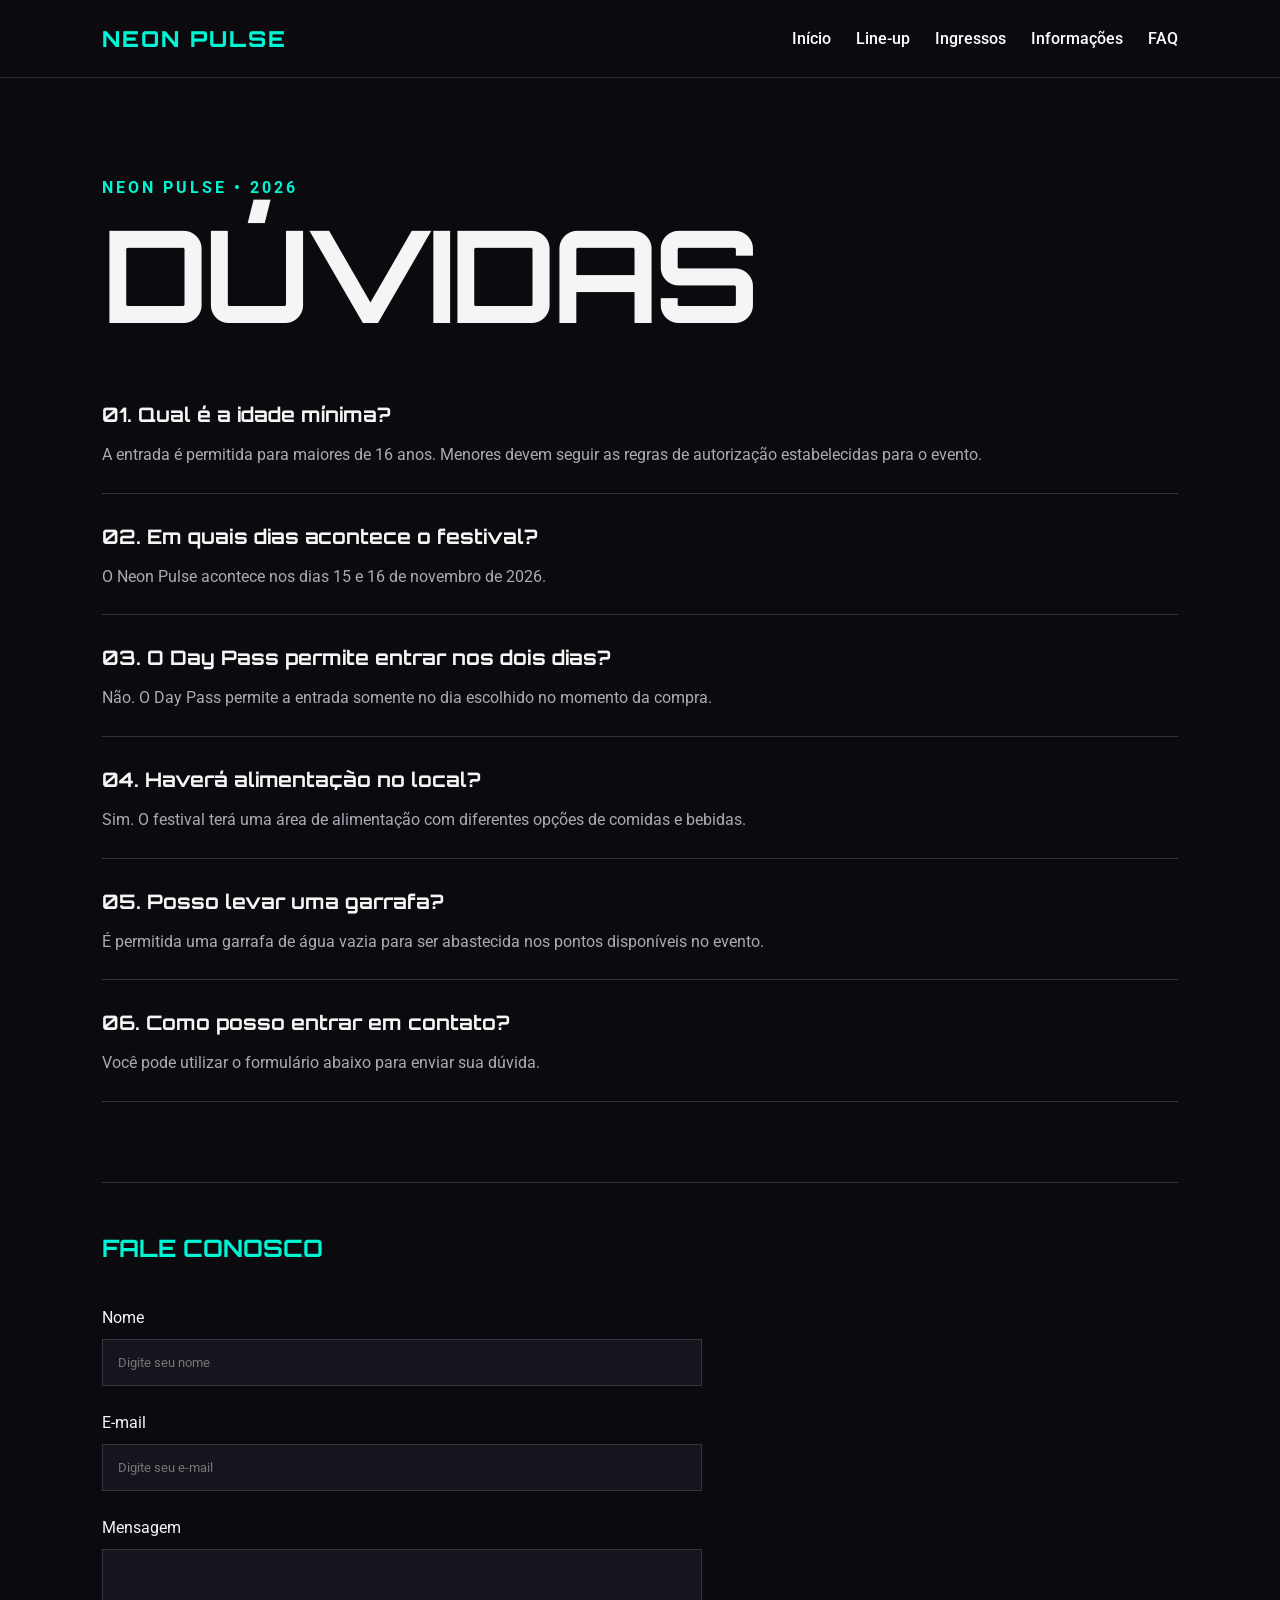
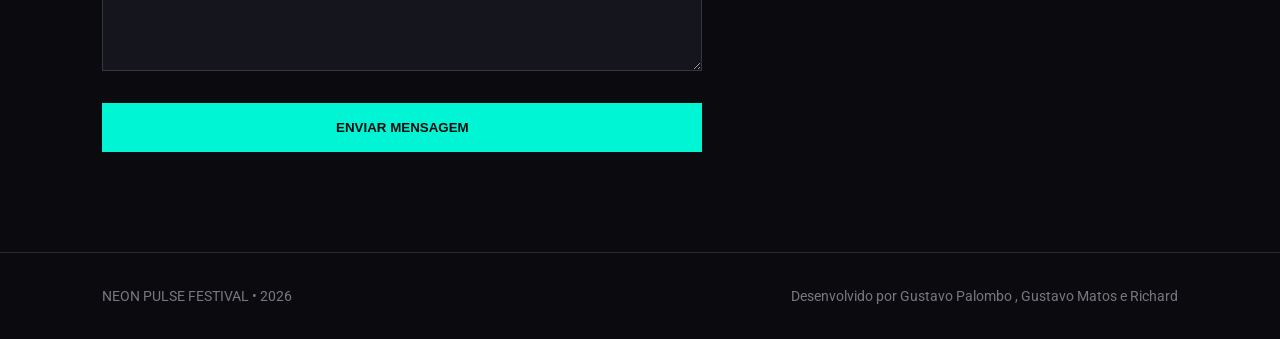
<file: faq.html>
<!DOCTYPE html>
<html lang="pt-BR">

<head>

    <meta charset="UTF-8">

    <meta name="viewport" content="width=device-width, initial-scale=1.0">

    <title>FAQ | Neon Pulse</title>

    <link rel="stylesheet" href="style.css">

    <link rel="preconnect" href="https://fonts.googleapis.com">

    <link rel="preconnect" href="https://fonts.gstatic.com" crossorigin>

    <link href="https://fonts.googleapis.com/css2?family=Orbitron:wght@500;700;800&family=Roboto:wght@400;500;700&display=swap" rel="stylesheet">

</head>

<body>


<header>

    <div class="logo">
        NEON PULSE
    </div>

    <nav>

        <a href="index.html">Início</a>

        <a href="lineup.html">Line-up</a>

        <a href="ingressos.html">Ingressos</a>

        <a href="informacoes.html">Informações</a>

        <a href="faq.html">FAQ</a>

    </nav>

</header>


<main>

<section class="pagina">

    <p class="data">
        NEON PULSE • 2026
    </p>

    <h1>
        DÚVIDAS
    </h1>


    <div class="faq">


        <div class="pergunta">

            <h2>
                01. Qual é a idade mínima?
            </h2>

            <p>
                A entrada é permitida para maiores de 16 anos.
                Menores devem seguir as regras de autorização
                estabelecidas para o evento.
            </p>

        </div>


        <div class="pergunta">

            <h2>
                02. Em quais dias acontece o festival?
            </h2>

            <p>
                O Neon Pulse acontece nos dias 15 e 16
                de novembro de 2026.
            </p>

        </div>


        <div class="pergunta">

            <h2>
                03. O Day Pass permite entrar nos dois dias?
            </h2>

            <p>
                Não. O Day Pass permite a entrada somente
                no dia escolhido no momento da compra.
            </p>

        </div>


        <div class="pergunta">

            <h2>
                04. Haverá alimentação no local?
            </h2>

            <p>
                Sim. O festival terá uma área de alimentação
                com diferentes opções de comidas e bebidas.
            </p>

        </div>


        <div class="pergunta">

            <h2>
                05. Posso levar uma garrafa?
            </h2>

            <p>
                É permitida uma garrafa de água vazia para
                ser abastecida nos pontos disponíveis no evento.
            </p>

        </div>


        <div class="pergunta">

            <h2>
                06. Como posso entrar em contato?
            </h2>

            <p>
                Você pode utilizar o formulário abaixo
                para enviar sua dúvida.
            </p>

        </div>

    </div>


    <!-- FORMULÁRIO -->

    <div class="contato">

        <h2>
            FALE CONOSCO
        </h2>


        <form>

            <label for="nome">
                Nome
            </label>

            <input
                type="text"
                id="nome"
                placeholder="Digite seu nome">


            <label for="email">
                E-mail
            </label>

            <input
                type="email"
                id="email"
                placeholder="Digite seu e-mail">


            <label for="mensagem">
                Mensagem
            </label>

            <textarea
                id="mensagem"
                rows="6"
                placeholder="Digite sua dúvida">
            </textarea>


            <button type="submit">
                ENVIAR MENSAGEM
            </button>

        </form>

    </div>

</section>

</main>


<footer>

    <p>
        NEON PULSE FESTIVAL • 2026
    </p>

    <p>
        Desenvolvido por Gustavo Palombo , Gustavo Matos e Richard
    </p>

</footer>


</body>

</html>
</file>
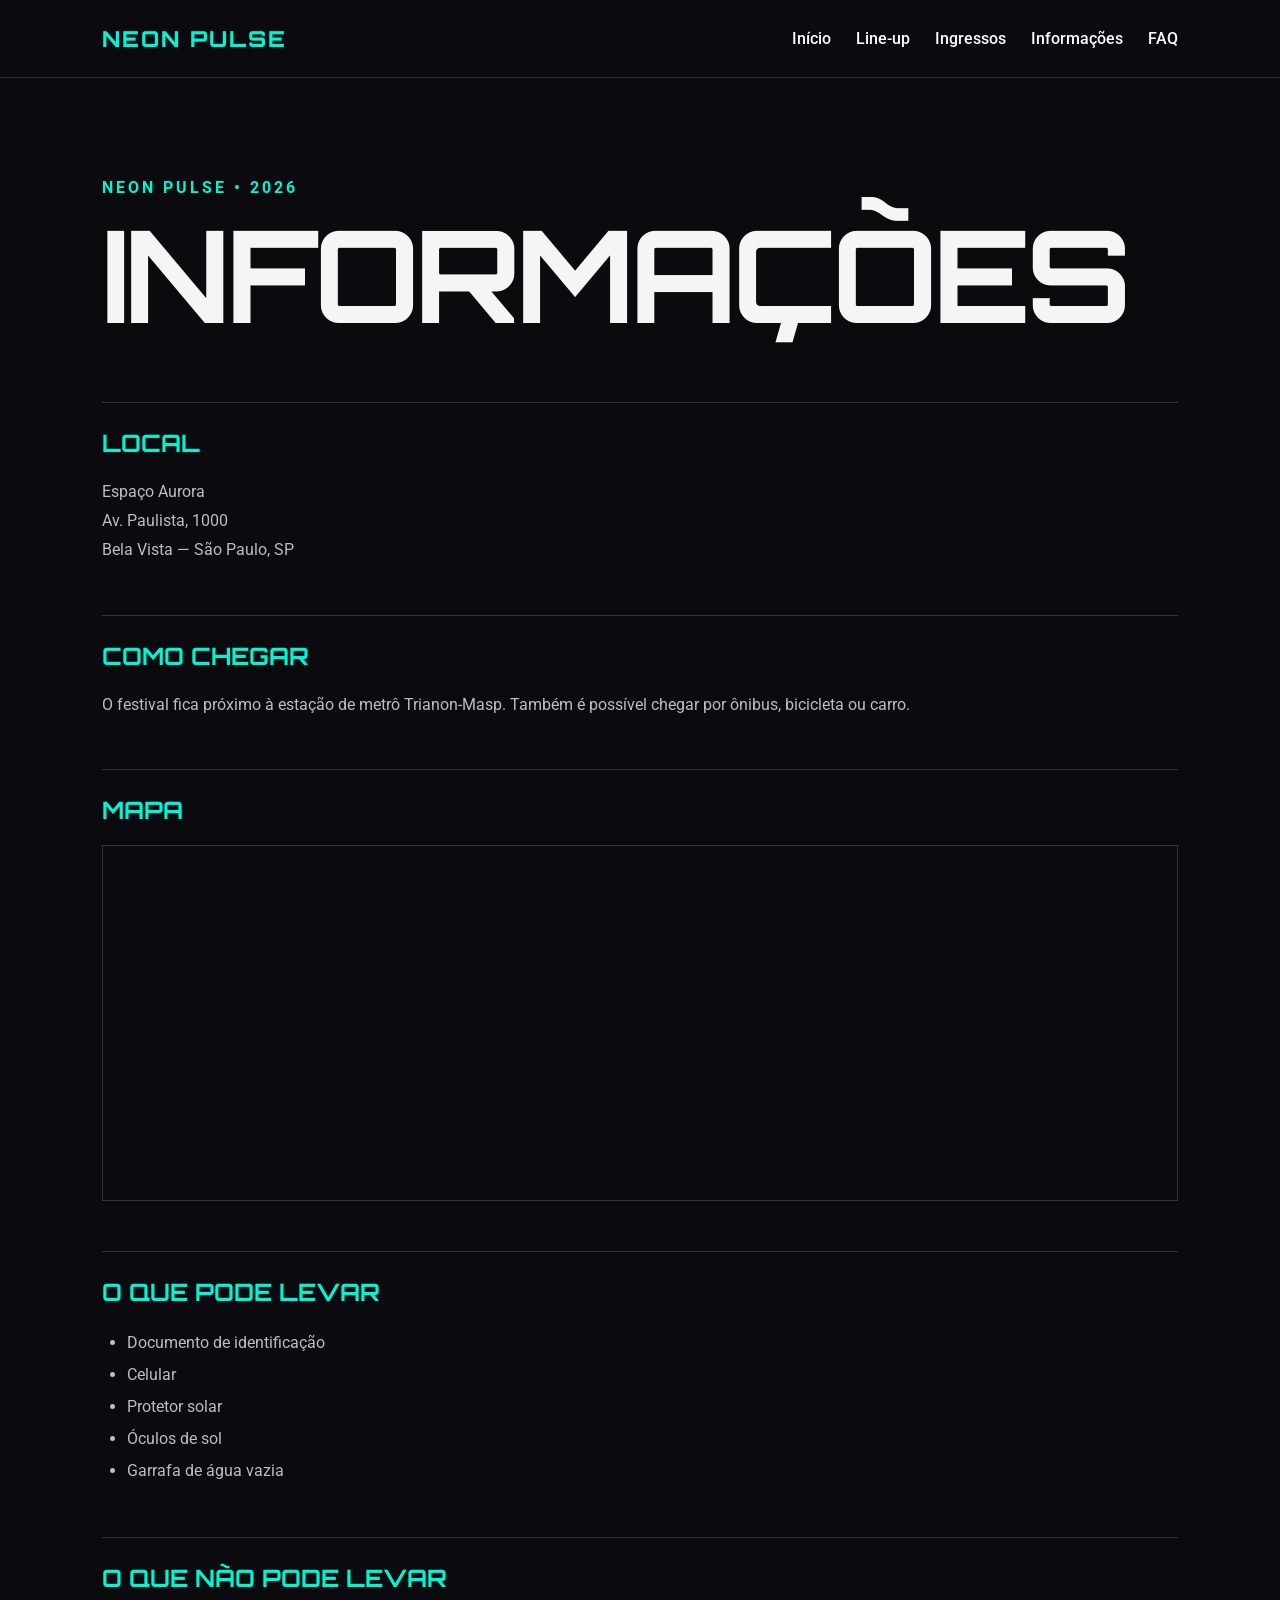
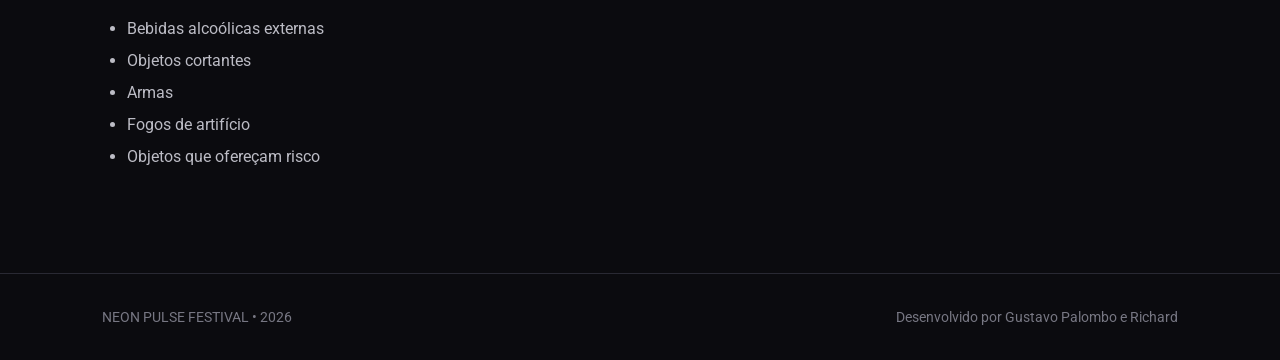
<file: info.html>
<!DOCTYPE html>
<html lang="pt-BR">

<head>

    <meta charset="UTF-8">

    <meta name="viewport" content="width=device-width, initial-scale=1.0">

    <title>Informações | Neon Pulse</title>

    <link rel="stylesheet" href="style.css">

    <link rel="preconnect" href="https://fonts.googleapis.com">

    <link rel="preconnect" href="https://fonts.gstatic.com" crossorigin>

    <link href="https://fonts.googleapis.com/css2?family=Orbitron:wght@500;700;800&family=Roboto:wght@400;500;700&display=swap" rel="stylesheet">

</head>

<body>


<header>

    <div class="logo">
        NEON PULSE
    </div>

    <nav>

        <a href="index.html">Início</a>

        <a href="lineup.html">Line-up</a>

        <a href="ingressos.html">Ingressos</a>

        <a href="informacoes.html">Informações</a>

        <a href="faq.html">FAQ</a>

    </nav>

</header>


<main>

<section class="pagina">

    <p class="data">
        NEON PULSE • 2026
    </p>

    <h1>
        INFORMAÇÕES
    </h1>


    <div class="informacoes">


        <section>

            <h2>
                LOCAL
            </h2>

            <p>
                Espaço Aurora<br>
                Av. Paulista, 1000<br>
                Bela Vista — São Paulo, SP
            </p>

        </section>


        <section>

            <h2>
                COMO CHEGAR
            </h2>

            <p>
                O festival fica próximo à estação de metrô
                Trianon-Masp. Também é possível chegar por
                ônibus, bicicleta ou carro.
            </p>

        </section>


        <section>

            <h2>
                MAPA
            </h2>

            <div class="mapa">

                <iframe
                    src="https://www.google.com/maps?q=Avenida+Paulista,+1000,+São+Paulo&output=embed"
                    width="100%"
                    height="350"
                    style="border:0;"
                    loading="lazy">
                </iframe>

            </div>

        </section>


        <section>

            <h2>
                O QUE PODE LEVAR
            </h2>

            <ul>

                <li>
                    Documento de identificação
                </li>

                <li>
                    Celular
                </li>

                <li>
                    Protetor solar
                </li>

                <li>
                    Óculos de sol
                </li>

                <li>
                    Garrafa de água vazia
                </li>

            </ul>

        </section>


        <section>

            <h2>
                O QUE NÃO PODE LEVAR
            </h2>

            <ul>

                <li>
                    Bebidas alcoólicas externas
                </li>

                <li>
                    Objetos cortantes
                </li>

                <li>
                    Armas
                </li>

                <li>
                    Fogos de artifício
                </li>

                <li>
                    Objetos que ofereçam risco
                </li>

            </ul>

        </section>


    </div>

</section>

</main>


<footer>

    <p>
        NEON PULSE FESTIVAL • 2026
    </p>

    <p>
        Desenvolvido por Gustavo Palombo e Richard
    </p>

</footer>


</body>

</html>
</file>
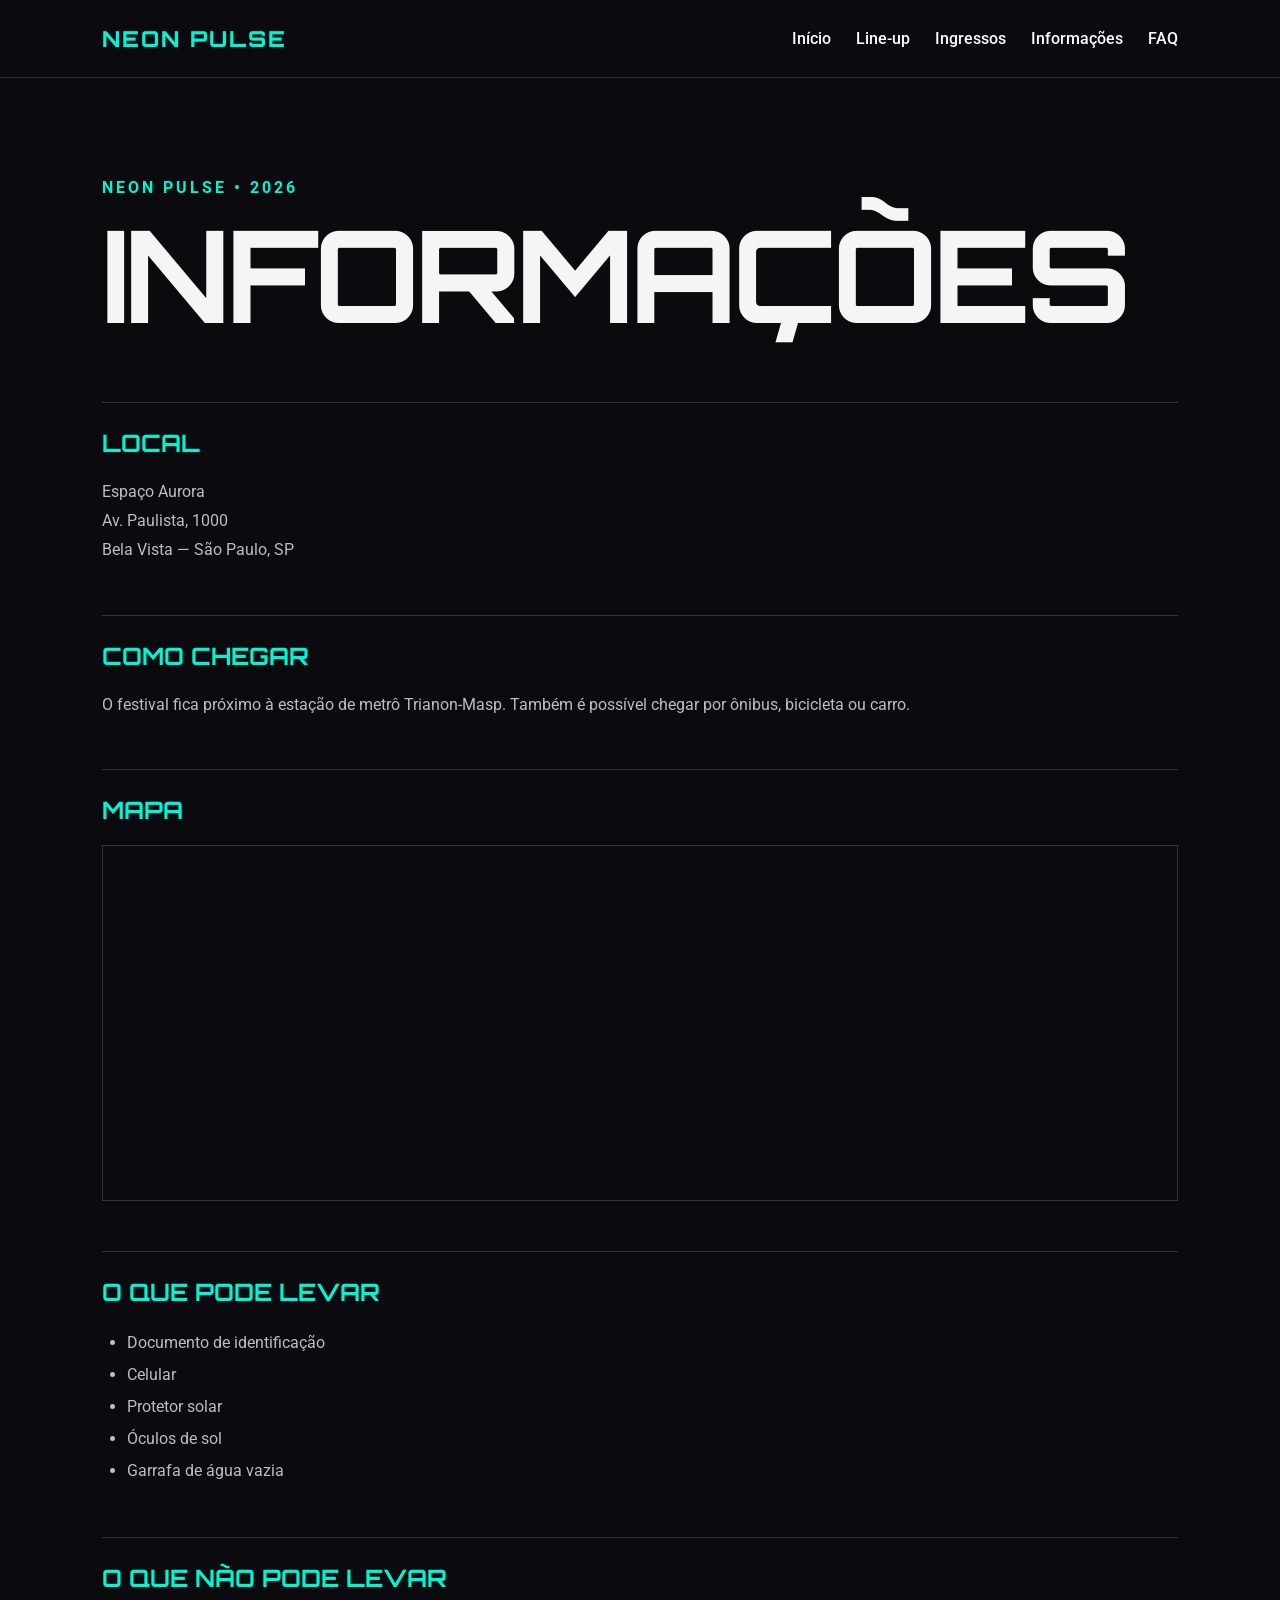
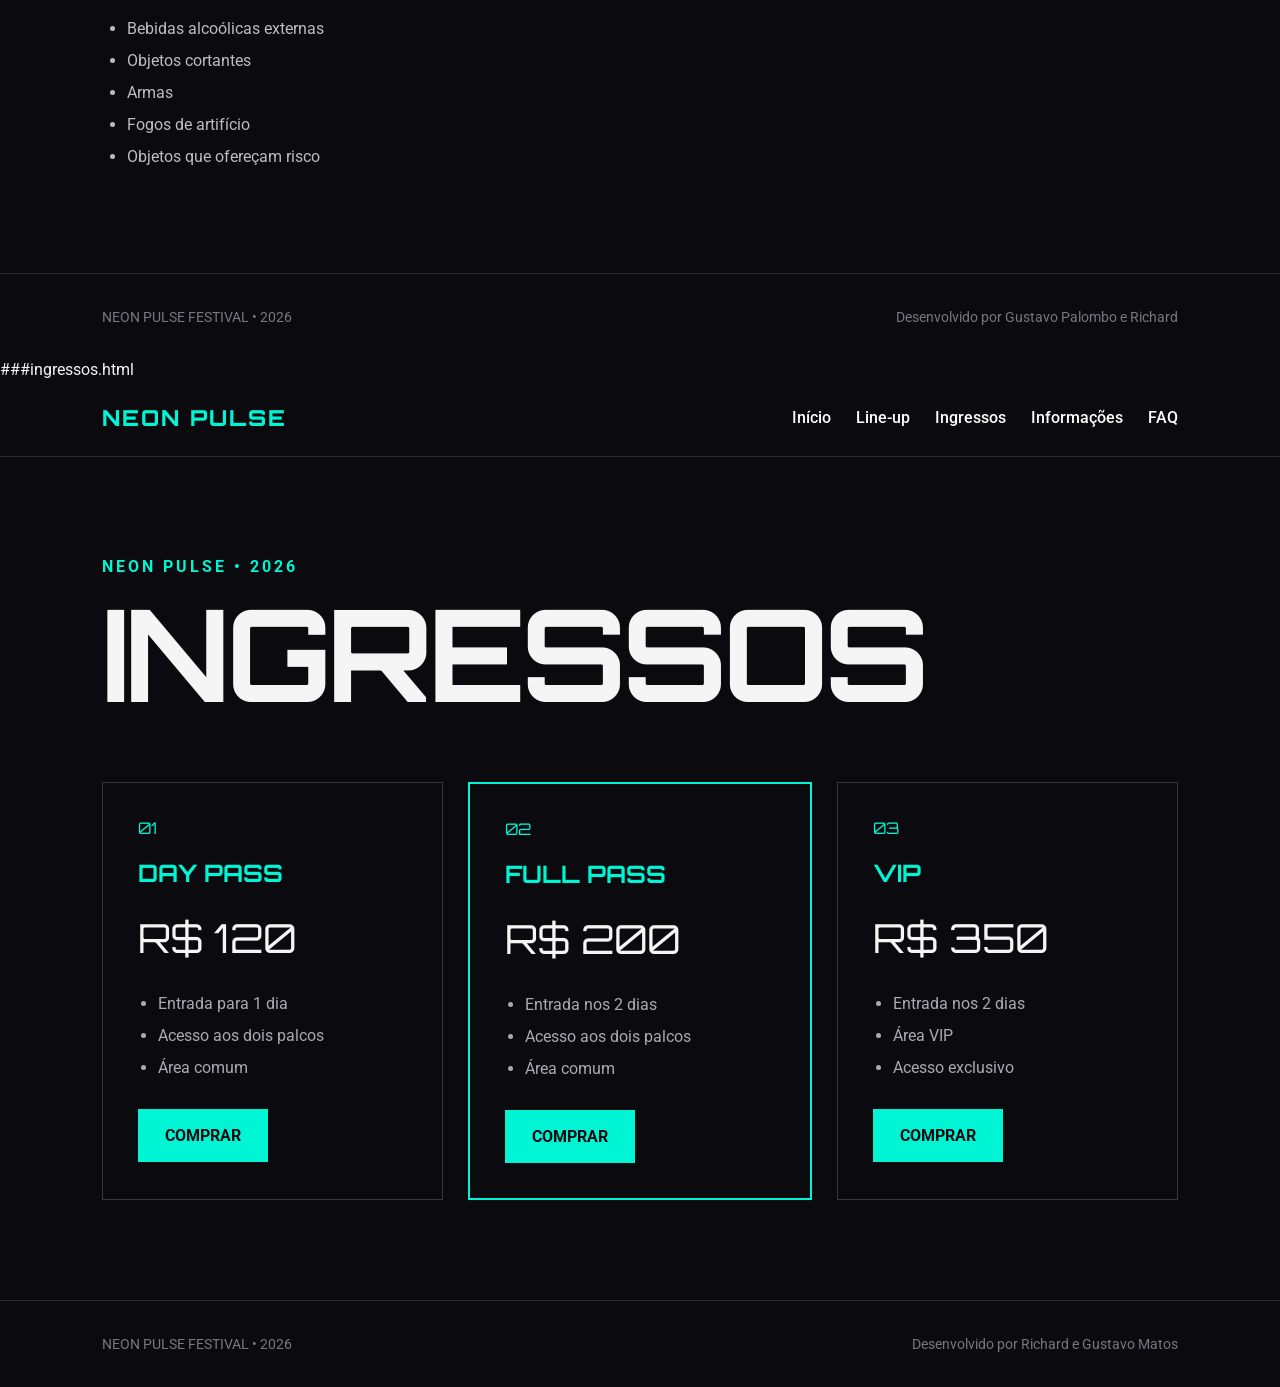
<file: informacoes.html>
<!DOCTYPE html>
<html lang="pt-BR">

<head>

    <meta charset="UTF-8">

    <meta name="viewport" content="width=device-width, initial-scale=1.0">

    <title>Informações | Neon Pulse</title>

    <link rel="stylesheet" href="style.css">

    <link rel="preconnect" href="https://fonts.googleapis.com">

    <link rel="preconnect" href="https://fonts.gstatic.com" crossorigin>

    <link href="https://fonts.googleapis.com/css2?family=Orbitron:wght@500;700;800&family=Roboto:wght@400;500;700&display=swap" rel="stylesheet">

</head>

<body>


<header>

    <div class="logo">
        NEON PULSE
    </div>

    <nav>

        <a href="index.html">Início</a>

        <a href="lineup.html">Line-up</a>

        <a href="ingressos.html">Ingressos</a>

        <a href="informacoes.html">Informações</a>

        <a href="faq.html">FAQ</a>

    </nav>

</header>


<main>

<section class="pagina">

    <p class="data">
        NEON PULSE • 2026
    </p>

    <h1>
        INFORMAÇÕES
    </h1>


    <div class="informacoes">


        <section>

            <h2>
                LOCAL
            </h2>

            <p>
                Espaço Aurora<br>
                Av. Paulista, 1000<br>
                Bela Vista — São Paulo, SP
            </p>

        </section>


        <section>

            <h2>
                COMO CHEGAR
            </h2>

            <p>
                O festival fica próximo à estação de metrô
                Trianon-Masp. Também é possível chegar por
                ônibus, bicicleta ou carro.
            </p>

        </section>


        <section>

            <h2>
                MAPA
            </h2>

            <div class="mapa">

                <iframe
                    src="https://www.google.com/maps?q=Avenida+Paulista,+1000,+São+Paulo&output=embed"
                    width="100%"
                    height="350"
                    style="border:0;"
                    loading="lazy">
                </iframe>

            </div>

        </section>


        <section>

            <h2>
                O QUE PODE LEVAR
            </h2>

            <ul>

                <li>
                    Documento de identificação
                </li>

                <li>
                    Celular
                </li>

                <li>
                    Protetor solar
                </li>

                <li>
                    Óculos de sol
                </li>

                <li>
                    Garrafa de água vazia
                </li>

            </ul>

        </section>


        <section>

            <h2>
                O QUE NÃO PODE LEVAR
            </h2>

            <ul>

                <li>
                    Bebidas alcoólicas externas
                </li>

                <li>
                    Objetos cortantes
                </li>

                <li>
                    Armas
                </li>

                <li>
                    Fogos de artifício
                </li>

                <li>
                    Objetos que ofereçam risco
                </li>

            </ul>

        </section>


    </div>

</section>

</main>


<footer>

    <p>
        NEON PULSE FESTIVAL • 2026
    </p>

    <p>
        Desenvolvido por Gustavo Palombo e Richard
    </p>

</footer>


</body>

</html>

###ingressos.html

<!DOCTYPE html>
<html lang="pt-BR">

<head>

    <meta charset="UTF-8">

    <meta name="viewport" content="width=device-width, initial-scale=1.0">

    <title>Ingressos | Neon Pulse</title>

    <link rel="stylesheet" href="style.css">

    <link rel="preconnect" href="https://fonts.googleapis.com">

    <link rel="preconnect" href="https://fonts.gstatic.com" crossorigin>

    <link href="https://fonts.googleapis.com/css2?family=Orbitron:wght@500;700;800&family=Roboto:wght@400;500;700&display=swap" rel="stylesheet">

</head>

<body>


<header>

    <div class="logo">
        NEON PULSE
    </div>

    <nav>

        <a href="index.html">Início</a>

        <a href="lineup.html">Line-up</a>

        <a href="ingressos.html">Ingressos</a>

        <a href="informacoes.html">Informações</a>

        <a href="faq.html">FAQ</a>

    </nav>

</header>


<main>

<section class="pagina">

    <p class="data">
        NEON PULSE • 2026
    </p>

    <h1>
        INGRESSOS
    </h1>


    <div class="ingressos">


        <!-- DAY PASS -->

        <div class="ingresso">

            <p class="tipo">
                01
            </p>

            <h2>
                DAY PASS
            </h2>

            <p class="preco">
                R$ 120
            </p>

            <ul>

                <li>
                    Entrada para 1 dia
                </li>

                <li>
                    Acesso aos dois palcos
                </li>

                <li>
                    Área comum
                </li>

            </ul>

            <a href="#" class="botao">
                COMPRAR
            </a>

        </div>


        <!-- FULL PASS -->

        <div class="ingresso destaque-ingresso">

            <p class="tipo">
                02
            </p>

            <h2>
                FULL PASS
            </h2>

            <p class="preco">
                R$ 200
            </p>

            <ul>

                <li>
                    Entrada nos 2 dias
                </li>

                <li>
                    Acesso aos dois palcos
                </li>

                <li>
                    Área comum
                </li>

            </ul>

            <a href="#" class="botao">
                COMPRAR
            </a>

        </div>


        <!-- VIP -->

        <div class="ingresso">

            <p class="tipo">
                03
            </p>

            <h2>
                VIP
            </h2>

            <p class="preco">
                R$ 350
            </p>

            <ul>

                <li>
                    Entrada nos 2 dias
                </li>

                <li>
                    Área VIP
                </li>

                <li>
                    Acesso exclusivo
                </li>

            </ul>

            <a href="#" class="botao">
                COMPRAR
            </a>

        </div>

    </div>

</section>

</main>


<footer>

    <p>
        NEON PULSE FESTIVAL • 2026
    </p>

    <p>
        Desenvolvido por Richard e Gustavo Matos
    </p>

</footer>


</body>

</html>
</file>
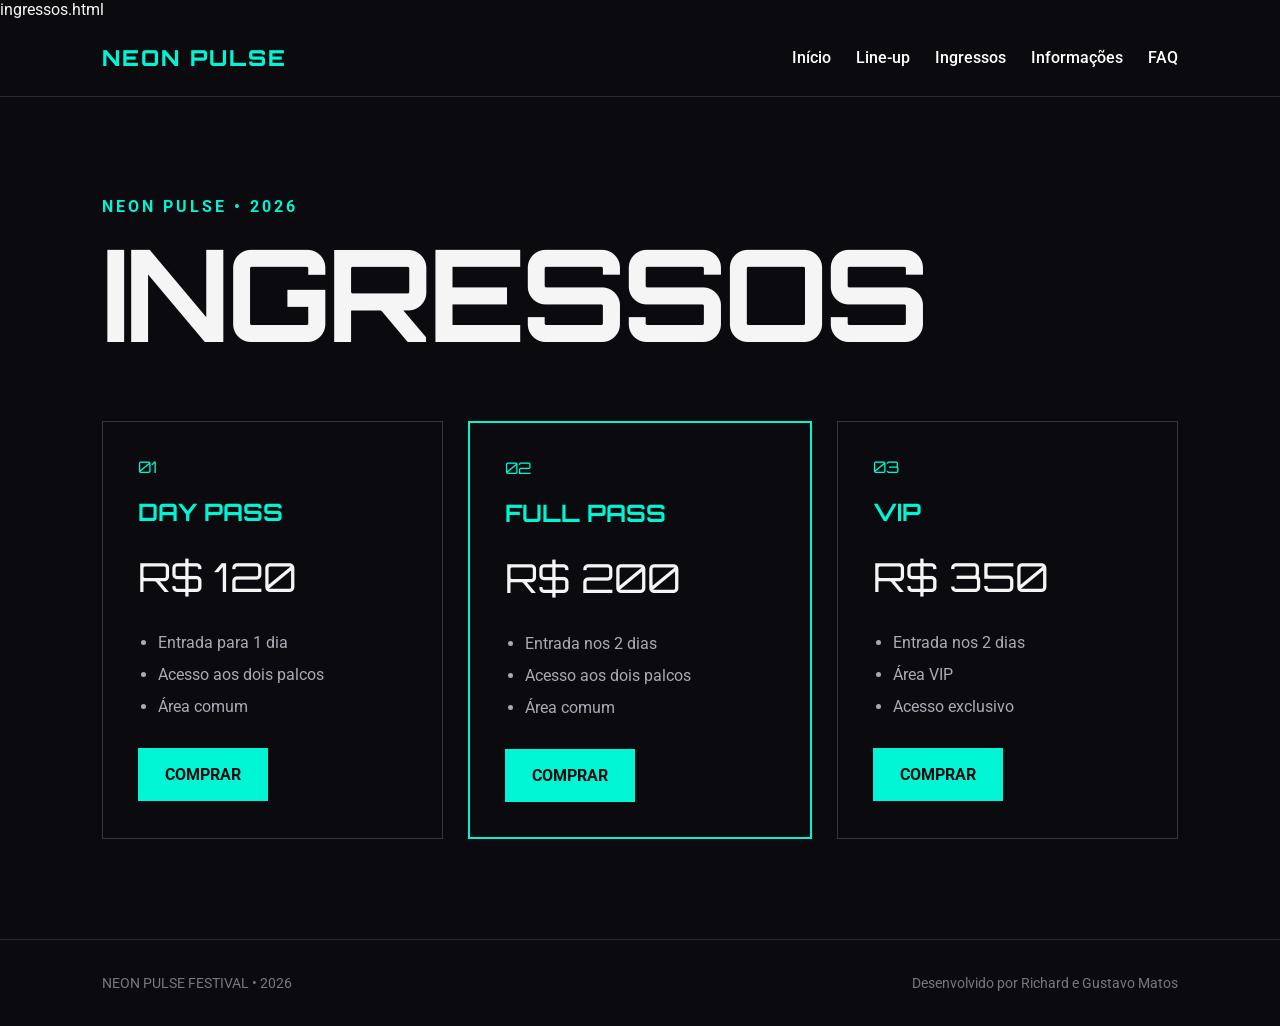
<file: ingresso.html>
ingressos.html

<!DOCTYPE html>
<html lang="pt-BR">

<head>

    <meta charset="UTF-8">

    <meta name="viewport" content="width=device-width, initial-scale=1.0">

    <title>Ingressos | Neon Pulse</title>

    <link rel="stylesheet" href="style.css">

    <link rel="preconnect" href="https://fonts.googleapis.com">

    <link rel="preconnect" href="https://fonts.gstatic.com" crossorigin>

    <link href="https://fonts.googleapis.com/css2?family=Orbitron:wght@500;700;800&family=Roboto:wght@400;500;700&display=swap" rel="stylesheet">

</head>

<body>


<header>

    <div class="logo">
        NEON PULSE
    </div>

    <nav>

        <a href="index.html">Início</a>

        <a href="lineup.html">Line-up</a>

        <a href="ingressos.html">Ingressos</a>

        <a href="informacoes.html">Informações</a>

        <a href="faq.html">FAQ</a>

    </nav>

</header>


<main>

<section class="pagina">

    <p class="data">
        NEON PULSE • 2026
    </p>

    <h1>
        INGRESSOS
    </h1>


    <div class="ingressos">


        <!-- DAY PASS -->

        <div class="ingresso">

            <p class="tipo">
                01
            </p>

            <h2>
                DAY PASS
            </h2>

            <p class="preco">
                R$ 120
            </p>

            <ul>

                <li>
                    Entrada para 1 dia
                </li>

                <li>
                    Acesso aos dois palcos
                </li>

                <li>
                    Área comum
                </li>

            </ul>

            <a href="#" class="botao">
                COMPRAR
            </a>

        </div>


        <!-- FULL PASS -->

        <div class="ingresso destaque-ingresso">

            <p class="tipo">
                02
            </p>

            <h2>
                FULL PASS
            </h2>

            <p class="preco">
                R$ 200
            </p>

            <ul>

                <li>
                    Entrada nos 2 dias
                </li>

                <li>
                    Acesso aos dois palcos
                </li>

                <li>
                    Área comum
                </li>

            </ul>

            <a href="#" class="botao">
                COMPRAR
            </a>

        </div>


        <!-- VIP -->

        <div class="ingresso">

            <p class="tipo">
                03
            </p>

            <h2>
                VIP
            </h2>

            <p class="preco">
                R$ 350
            </p>

            <ul>

                <li>
                    Entrada nos 2 dias
                </li>

                <li>
                    Área VIP
                </li>

                <li>
                    Acesso exclusivo
                </li>

            </ul>

            <a href="#" class="botao">
                COMPRAR
            </a>

        </div>

    </div>

</section>

</main>


<footer>

    <p>
        NEON PULSE FESTIVAL • 2026
    </p>

    <p>
        Desenvolvido por Richard e Gustavo Matos
    </p>

</footer>


</body>

</html>
</file>
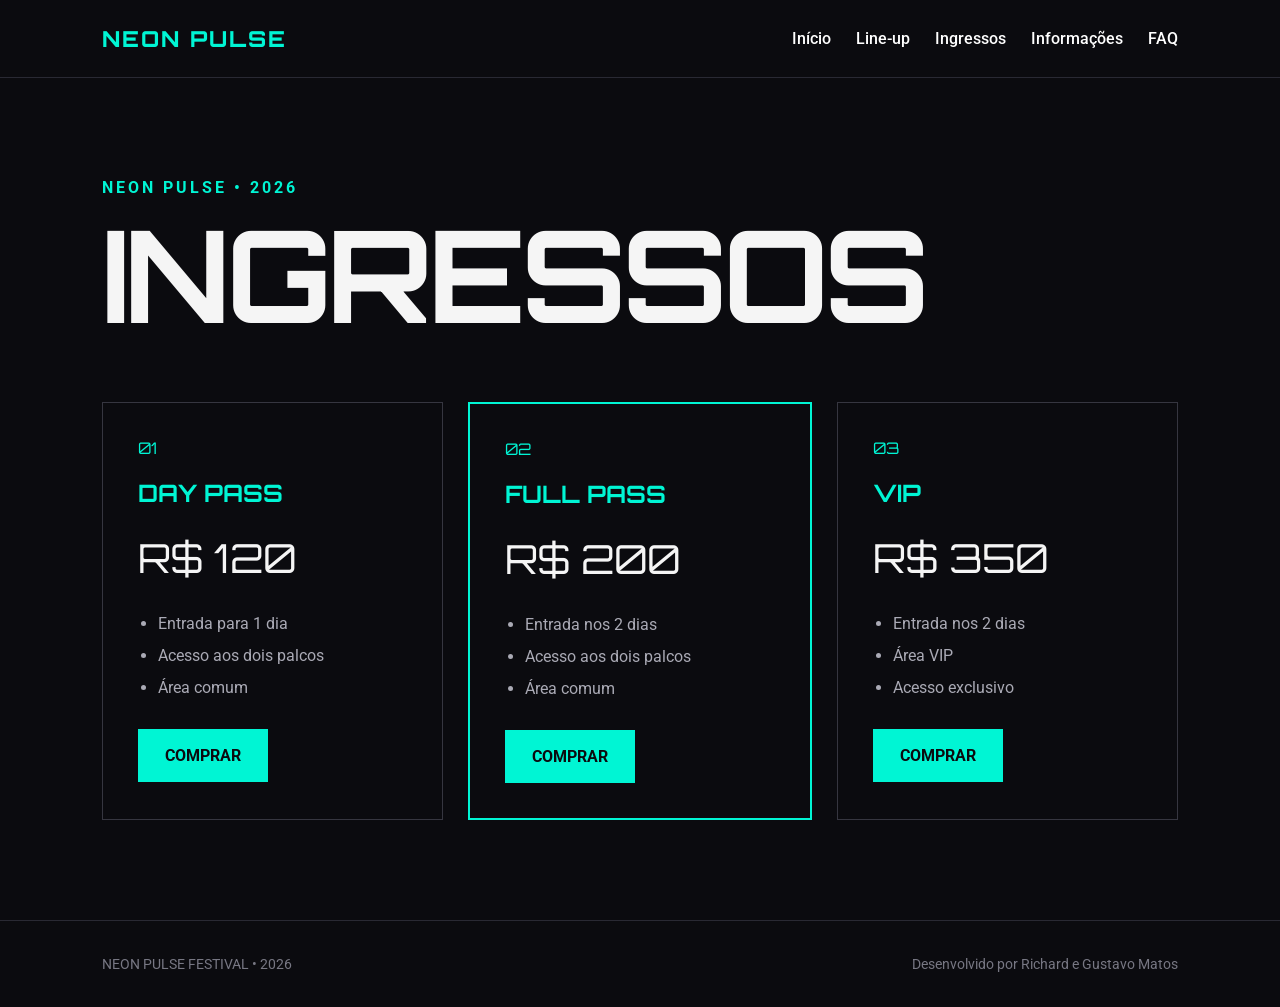
<file: ingressos.html>
<!DOCTYPE html>
<html lang="pt-BR">

<head>

    <meta charset="UTF-8">

    <meta name="viewport" content="width=device-width, initial-scale=1.0">

    <title>Ingressos | Neon Pulse</title>

    <link rel="stylesheet" href="style.css">

    <link rel="preconnect" href="https://fonts.googleapis.com">

    <link rel="preconnect" href="https://fonts.gstatic.com" crossorigin>

    <link href="https://fonts.googleapis.com/css2?family=Orbitron:wght@500;700;800&family=Roboto:wght@400;500;700&display=swap" rel="stylesheet">

</head>

<body>


<header>

    <div class="logo">
        NEON PULSE
    </div>

    <nav>

        <a href="index.html">Início</a>

        <a href="lineup.html">Line-up</a>

        <a href="ingressos.html">Ingressos</a>

        <a href="informacoes.html">Informações</a>

        <a href="faq.html">FAQ</a>

    </nav>

</header>


<main>

<section class="pagina">

    <p class="data">
        NEON PULSE • 2026
    </p>

    <h1>
        INGRESSOS
    </h1>


    <div class="ingressos">


        <!-- DAY PASS -->

        <div class="ingresso">

            <p class="tipo">
                01
            </p>

            <h2>
                DAY PASS
            </h2>

            <p class="preco">
                R$ 120
            </p>

            <ul>

                <li>
                    Entrada para 1 dia
                </li>

                <li>
                    Acesso aos dois palcos
                </li>

                <li>
                    Área comum
                </li>

            </ul>

            <a href="#" class="botao">
                COMPRAR
            </a>

        </div>


        <!-- FULL PASS -->

        <div class="ingresso destaque-ingresso">

            <p class="tipo">
                02
            </p>

            <h2>
                FULL PASS
            </h2>

            <p class="preco">
                R$ 200
            </p>

            <ul>

                <li>
                    Entrada nos 2 dias
                </li>

                <li>
                    Acesso aos dois palcos
                </li>

                <li>
                    Área comum
                </li>

            </ul>

            <a href="#" class="botao">
                COMPRAR
            </a>

        </div>


        <!-- VIP -->

        <div class="ingresso">

            <p class="tipo">
                03
            </p>

            <h2>
                VIP
            </h2>

            <p class="preco">
                R$ 350
            </p>

            <ul>

                <li>
                    Entrada nos 2 dias
                </li>

                <li>
                    Área VIP
                </li>

                <li>
                    Acesso exclusivo
                </li>

            </ul>

            <a href="#" class="botao">
                COMPRAR
            </a>

        </div>

    </div>

</section>

</main>


<footer>

    <p>
        NEON PULSE FESTIVAL • 2026
    </p>

    <p>
        Desenvolvido por Richard e Gustavo Matos
    </p>

</footer>


</body>

</html>
</file>
<file: style.css>
* {
    margin: 0;
    padding: 0;
    box-sizing: border-box;
}


/* =========================
   CONFIGURAÇÕES GERAIS
========================= */

body {
    background-color: #0b0b0f;
    color: #f5f5f5;

    font-family: "Roboto", sans-serif;
}


/* =========================
   HEADER
========================= */

header {
    width: 100%;

    padding: 25px 8%;

    display: flex;
    justify-content: space-between;
    align-items: center;

    border-bottom: 1px solid #292933;
}


.logo {
    font-family: "Orbitron", sans-serif;

    font-size: 22px;
    font-weight: 800;

    letter-spacing: 2px;

    color: #00f5d4;
}


nav {
    display: flex;

    gap: 25px;
}


nav a {
    color: white;

    text-decoration: none;

    font-weight: 500;

    transition: 0.3s;
}


nav a:hover {
    color: #00f5d4;
}


/* =========================
   HERO
========================= */

.hero {
    min-height: 650px;

    padding: 100px 8%;

    display: flex;
    align-items: center;

    background-color: #111118;
}


.hero-text {
    max-width: 800px;
}


.data {
    color: #00f5d4;

    font-weight: bold;

    letter-spacing: 3px;

    margin-bottom: 20px;
}


h1 {
    font-family: "Orbitron", sans-serif;

    font-size: clamp(60px, 10vw, 140px);

    line-height: 0.9;

    letter-spacing: -5px;
}


.descricao {
    max-width: 500px;

    margin: 35px 0;

    font-size: 18px;

    line-height: 1.6;

    color: #bcbcc5;
}


/* =========================
   BOTÃO
========================= */

.botao {
    display: inline-block;

    width: fit-content;

    padding: 15px 25px;

    background-color: #00f5d4;

    color: #0b0b0f;

    text-decoration: none;

    font-weight: bold;

    border: 2px solid #00f5d4;

    transition: 0.3s;
}


.botao:hover {
    background-color: transparent;

    color: #00f5d4;
}


/* =========================
   DESTAQUES
========================= */

.destaques {
    padding: 100px 8%;
}


.pequeno-titulo {
    color: #00f5d4;

    font-size: 13px;

    font-weight: bold;

    letter-spacing: 3px;

    margin-bottom: 15px;
}


.destaques h2 {
    font-family: "Orbitron", sans-serif;

    margin-bottom: 50px;
}


.artistas {
    display: flex;

    gap: 25px;
}


.artista {
    flex: 1;

    border-top: 2px solid #00f5d4;

    padding-top: 20px;
}


.artista img {
    width: 100%;

    height: 320px;

    object-fit: cover;

    display: block;

    margin-bottom: 20px;
}


.artista h3 {
    font-family: "Orbitron", sans-serif;

    margin-bottom: 10px;
}


.artista p {
    color: #888894;
}


.link-lineup {
    display: inline-block;

    margin-top: 40px;

    color: #00f5d4;

    text-decoration: none;

    font-weight: bold;
}


.link-lineup:hover {
    text-decoration: underline;
}


/* =========================
   LOCAL
========================= */

.local {
    padding: 100px 8%;

    display: flex;

    justify-content: space-between;

    gap: 50px;

    background-color: #15151d;
}


.local h2 {
    font-family: "Orbitron", sans-serif;

    margin-bottom: 20px;
}


.local p {
    color: #bcbcc5;

    line-height: 1.8;
}


/* =========================
   PÁGINAS INTERNAS
========================= */

.pagina {
    min-height: 700px;

    padding: 100px 8%;
}


.pagina h1 {
    margin-bottom: 70px;
}


/* =========================
   LINE-UP
========================= */

.lineup {
    display: flex;

    flex-direction: column;

    gap: 20px;
}


.show {
    display: flex;

    align-items: center;

    gap: 30px;

    padding: 20px;

    border-top: 1px solid #33333d;
}


.show img {
    width: 180px;

    height: 130px;

    object-fit: cover;

    display: block;
}


.show h2 {
    font-family: "Orbitron", sans-serif;

    margin-bottom: 12px;
}


.show p {
    color: #9999a5;

    margin: 5px 0;
}


/* =========================
   INGRESSOS
========================= */

.ingressos {
    display: flex;

    gap: 25px;
}


.ingresso {
    flex: 1;

    padding: 35px;

    border: 1px solid #363640;
}


.ingresso .tipo {
    color: #00f5d4;

    font-family: "Orbitron", sans-serif;

    margin-bottom: 20px;
}


.ingresso h2 {
    color: #00f5d4;

    font-family: "Orbitron", sans-serif;
}


.preco {
    font-family: "Orbitron", sans-serif;

    font-size: 40px;

    margin: 25px 0;
}


.ingresso ul {
    padding-left: 20px;

    color: #aaaab5;

    line-height: 2;
}


.ingresso .botao {
    margin-top: 25px;
}


.destaque-ingresso {
    border: 2px solid #00f5d4;
}


/* =========================
   INFORMAÇÕES
========================= */

.informacoes {
    display: flex;

    flex-direction: column;

    gap: 50px;
}


.informacoes section {
    border-top: 1px solid #33333d;

    padding-top: 25px;
}


.informacoes h2 {
    color: #00f5d4;

    font-family: "Orbitron", sans-serif;

    margin-bottom: 20px;
}


.informacoes p {
    color: #bcbcc5;

    line-height: 1.8;
}


.informacoes ul {
    padding-left: 25px;

    color: #bcbcc5;

    line-height: 2;
}


.mapa {
    width: 100%;

    overflow: hidden;

    border: 1px solid #363640;
}


/* =========================
   FAQ
========================= */

.faq {
    display: flex;

    flex-direction: column;

    gap: 30px;
}


.pergunta {
    border-bottom: 1px solid #33333d;

    padding-bottom: 25px;
}


.pergunta h2 {
    font-family: "Orbitron", sans-serif;

    font-size: 20px;

    margin-bottom: 15px;
}


.pergunta p {
    color: #aaaab5;

    line-height: 1.6;
}


/* =========================
   FORMULÁRIO
========================= */

.contato {
    margin-top: 80px;

    padding-top: 50px;

    border-top: 1px solid #33333d;
}


.contato h2 {
    color: #00f5d4;

    font-family: "Orbitron", sans-serif;

    margin-bottom: 30px;
}


form {
    max-width: 600px;

    display: flex;

    flex-direction: column;

    gap: 12px;
}


label {
    margin-top: 15px;
}


input,
textarea {
    width: 100%;

    padding: 15px;

    background-color: #15151d;

    border: 1px solid #363640;

    color: white;

    font-family: "Roboto", sans-serif;
}


textarea {
    resize: vertical;
}


button {
    margin-top: 20px;

    padding: 15px;

    background-color: #00f5d4;

    color: #0b0b0f;

    border: 2px solid #00f5d4;

    font-weight: bold;

    cursor: pointer;

    transition: 0.3s;
}


button:hover {
    background-color: transparent;

    color: #00f5d4;
}


/* =========================
   FOOTER
========================= */

footer {
    padding: 35px 8%;

    display: flex;

    justify-content: space-between;

    border-top: 1px solid #292933;

    color: #777783;

    font-size: 14px;
}


/* =========================
   RESPONSIVIDADE
========================= */

@media (max-width: 700px) {

    header {
        flex-direction: column;

        gap: 20px;
    }


    nav {
        flex-wrap: wrap;

        justify-content: center;

        gap: 15px;
    }


    .hero {
        min-height: 550px;

        padding: 70px 8%;
    }


    .artistas {
        flex-direction: column;
    }


    .artista img {
        height: 350px;
    }


    .ingressos {
        flex-direction: column;
    }


    .local {
        flex-direction: column;
    }


    .show {
        flex-direction: column;

        align-items: flex-start;
    }


    .show img {
        width: 100%;

        height: 250px;
    }


    footer {
        flex-direction: column;

        gap: 10px;
    }

}
</file>
